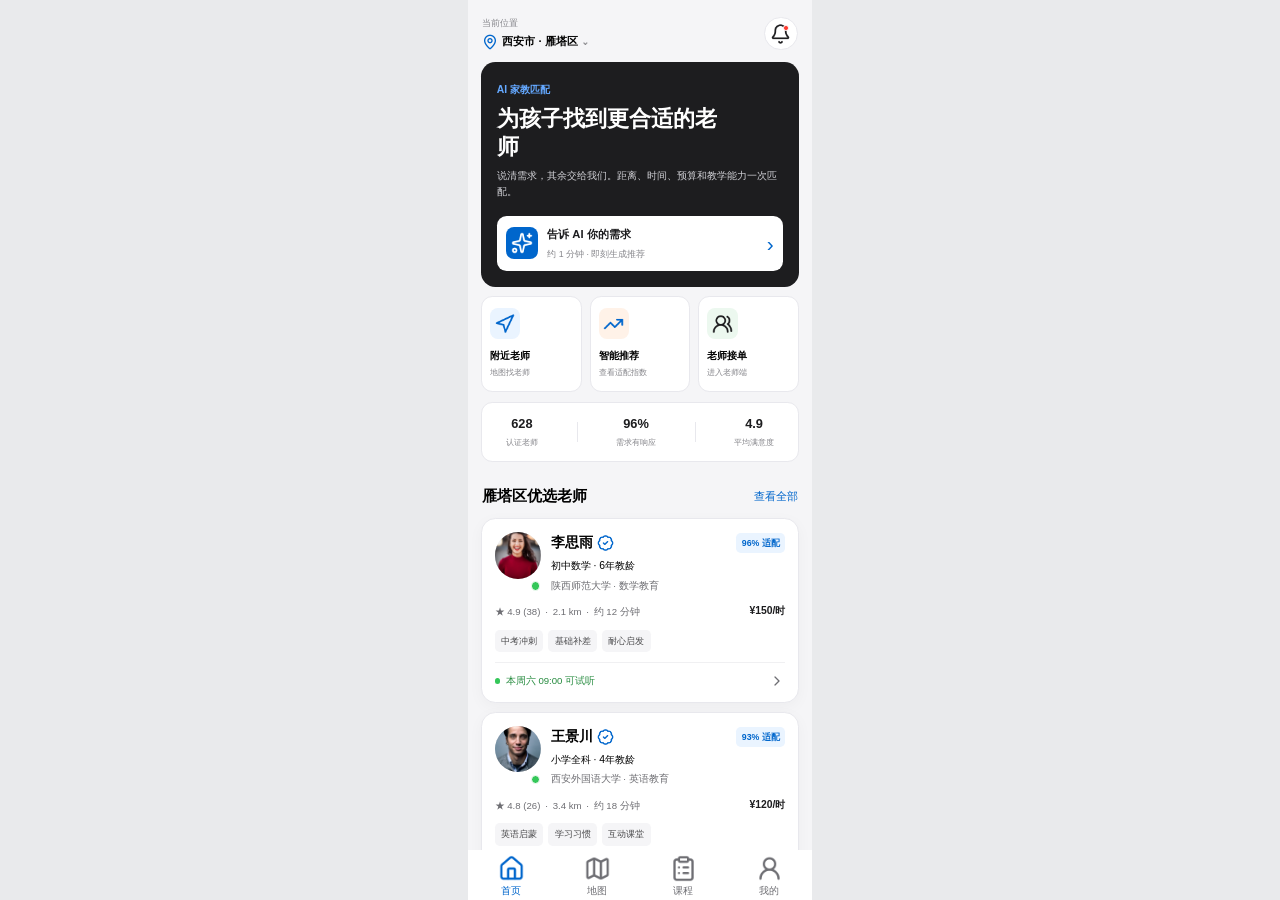
<file: index.html>
<!doctype html><html lang="zh-CN"><head><meta charset="UTF-8"/><meta name="viewport" content="width=device-width,initial-scale=1,viewport-fit=cover"/><meta name="theme-color" content="#1D1D1F"/><meta name="description" content="西安家教 - 基于距离、时间、预算与教学能力的 AI 智能家教匹配平台"/><title>西安家教 · AI智能匹配</title><script defer="defer" src="./js/764.js"></script><script defer="defer" src="./js/app.js"></script><link href="./css/app.css" rel="stylesheet"></head><body><div id="app"></div></body></html>
</file>
<file: css/app.css>
page,taro-button-core,taro-image-core,taro-text-core,taro-view-core{box-sizing:border-box}#app,body,html{margin:0;min-height:100%}body{background:#e9eaec}#app{background:#f5f5f7;overflow:hidden;position:relative}page{background:#f5f5f7;color:#1d1d1f;font-family:-apple-system,BlinkMacSystemFont,SF Pro Text,PingFang SC,Segoe UI,sans-serif;letter-spacing:0}taro-button-core{font-family:inherit}taro-button-core::after{border:0}.ui-icon{display:block;flex:0 0 auto}.page-shell{background:#f5f5f7;min-height:100vh;padding:.9rem .8rem 5.2rem}.page-heading{display:block;font-size:1.5rem;font-weight:700;line-height:1.2}.page-subheading{color:#6e6e73;display:block;font-size:.7rem;line-height:1.55;margin-top:.4rem}.section-head{align-items:center;display:flex;justify-content:space-between;margin:1.4rem .1rem .6rem}.section-head taro-text-core:first-child{font-size:.95rem;font-weight:650}.section-action{color:#06c;font-size:.7rem}.surface{background:#fff;border:.05rem solid #e8e8ed;border-radius:.8rem}.teacher-card-ui{background:#fff;border:.05rem solid #e8e8ed;border-radius:.9rem;box-shadow:0 .25rem .9rem rgba(0,0,0,.035);margin-bottom:.6rem;padding:.8rem}.teacher-main{display:flex;gap:.6rem}.avatar-wrap{flex:0 0 auto;position:relative}.teacher-avatar{background:#e8e8ed;border-radius:50%;height:2.9rem;width:2.9rem}.online-dot{background:#34c759;border:.1rem solid #fff;border-radius:50%;bottom:.15rem;height:.6rem;position:absolute;right:.05rem;width:.6rem}.teacher-copy{flex:1;min-width:0}.teacher-name-row{align-items:center;display:flex;gap:.25rem}.teacher-name-ui{font-size:.85rem;font-weight:650}.match-score{background:#eaf4ff;border-radius:.3rem;color:#06c;font-size:.55rem;font-weight:600;margin-left:auto;padding:.2rem .35rem}.teacher-school,.teacher-title-ui{display:block;overflow:hidden;text-overflow:ellipsis;white-space:nowrap}.teacher-title-ui{font-size:.65rem;font-weight:500;margin-top:.25rem}.teacher-school{color:#6e6e73;font-size:.6rem;margin-top:.2rem}.teacher-facts{align-items:center;color:#6e6e73;display:flex;font-size:.6rem;gap:.3rem;margin-top:.65rem}.teacher-price{color:#1d1d1f;font-size:.65rem;font-weight:600;margin-left:auto}.teacher-strengths{display:flex;flex-wrap:wrap;gap:.3rem;margin-top:.6rem}.teacher-strengths taro-text-core{background:#f5f5f7;border-radius:.3rem;color:#48484a;font-size:.55rem;padding:.25rem .4rem}.teacher-available{align-items:center;border-top:.05rem solid #f0f0f2;color:#248a3d;display:flex;font-size:.6rem;gap:.35rem;margin-top:.65rem;padding-top:.6rem}.availability-dot{background:#34c759;border-radius:50%;height:.35rem;width:.35rem}.teacher-available .ui-icon{margin-left:auto}@media (min-width:600px){#app{box-shadow:0 0 2.4rem rgba(0,0,0,.16);margin:0 auto;min-height:100vh;width:21.5rem}.taro-tabbar__container,.taro-tabbar__panel,.taro-tabbar__tabbar{margin-left:auto;margin-right:auto;max-width:21.5rem}.detail-footer{margin:0 auto;width:21.5rem}}
</file>
